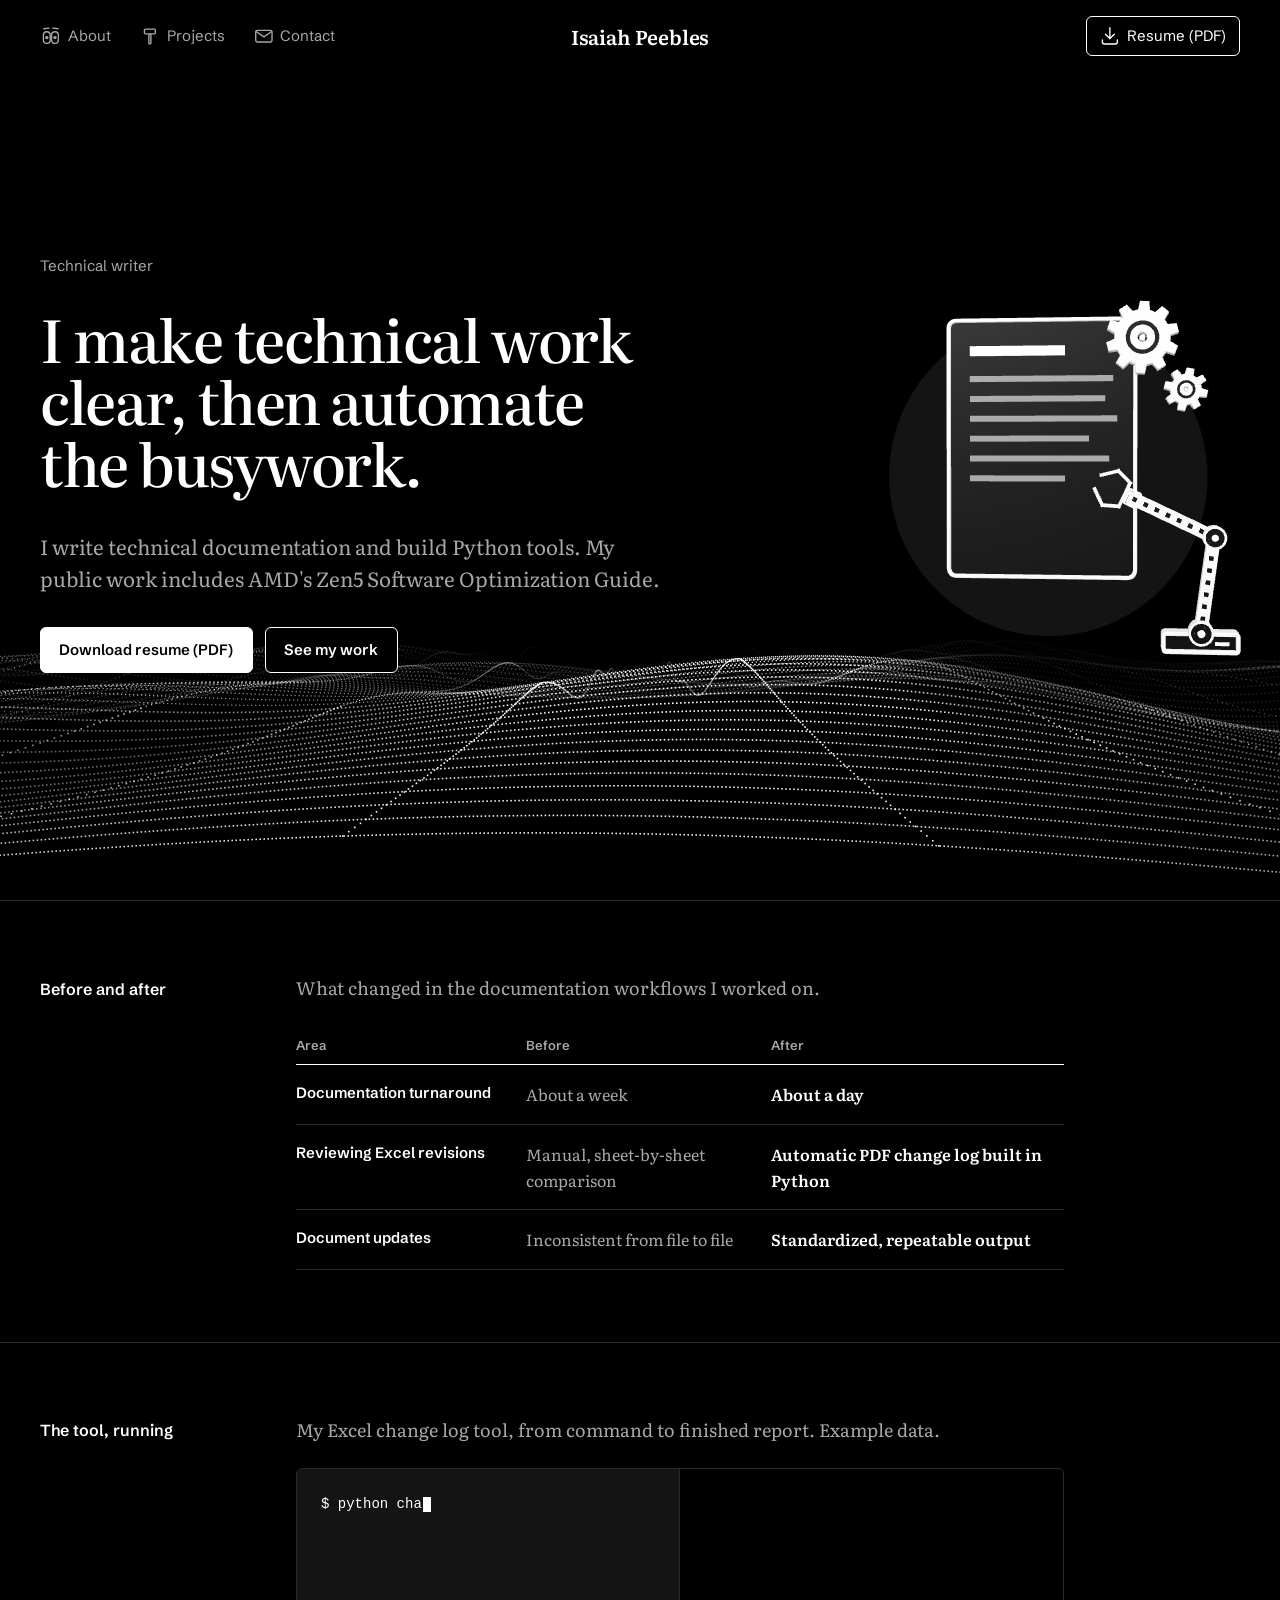
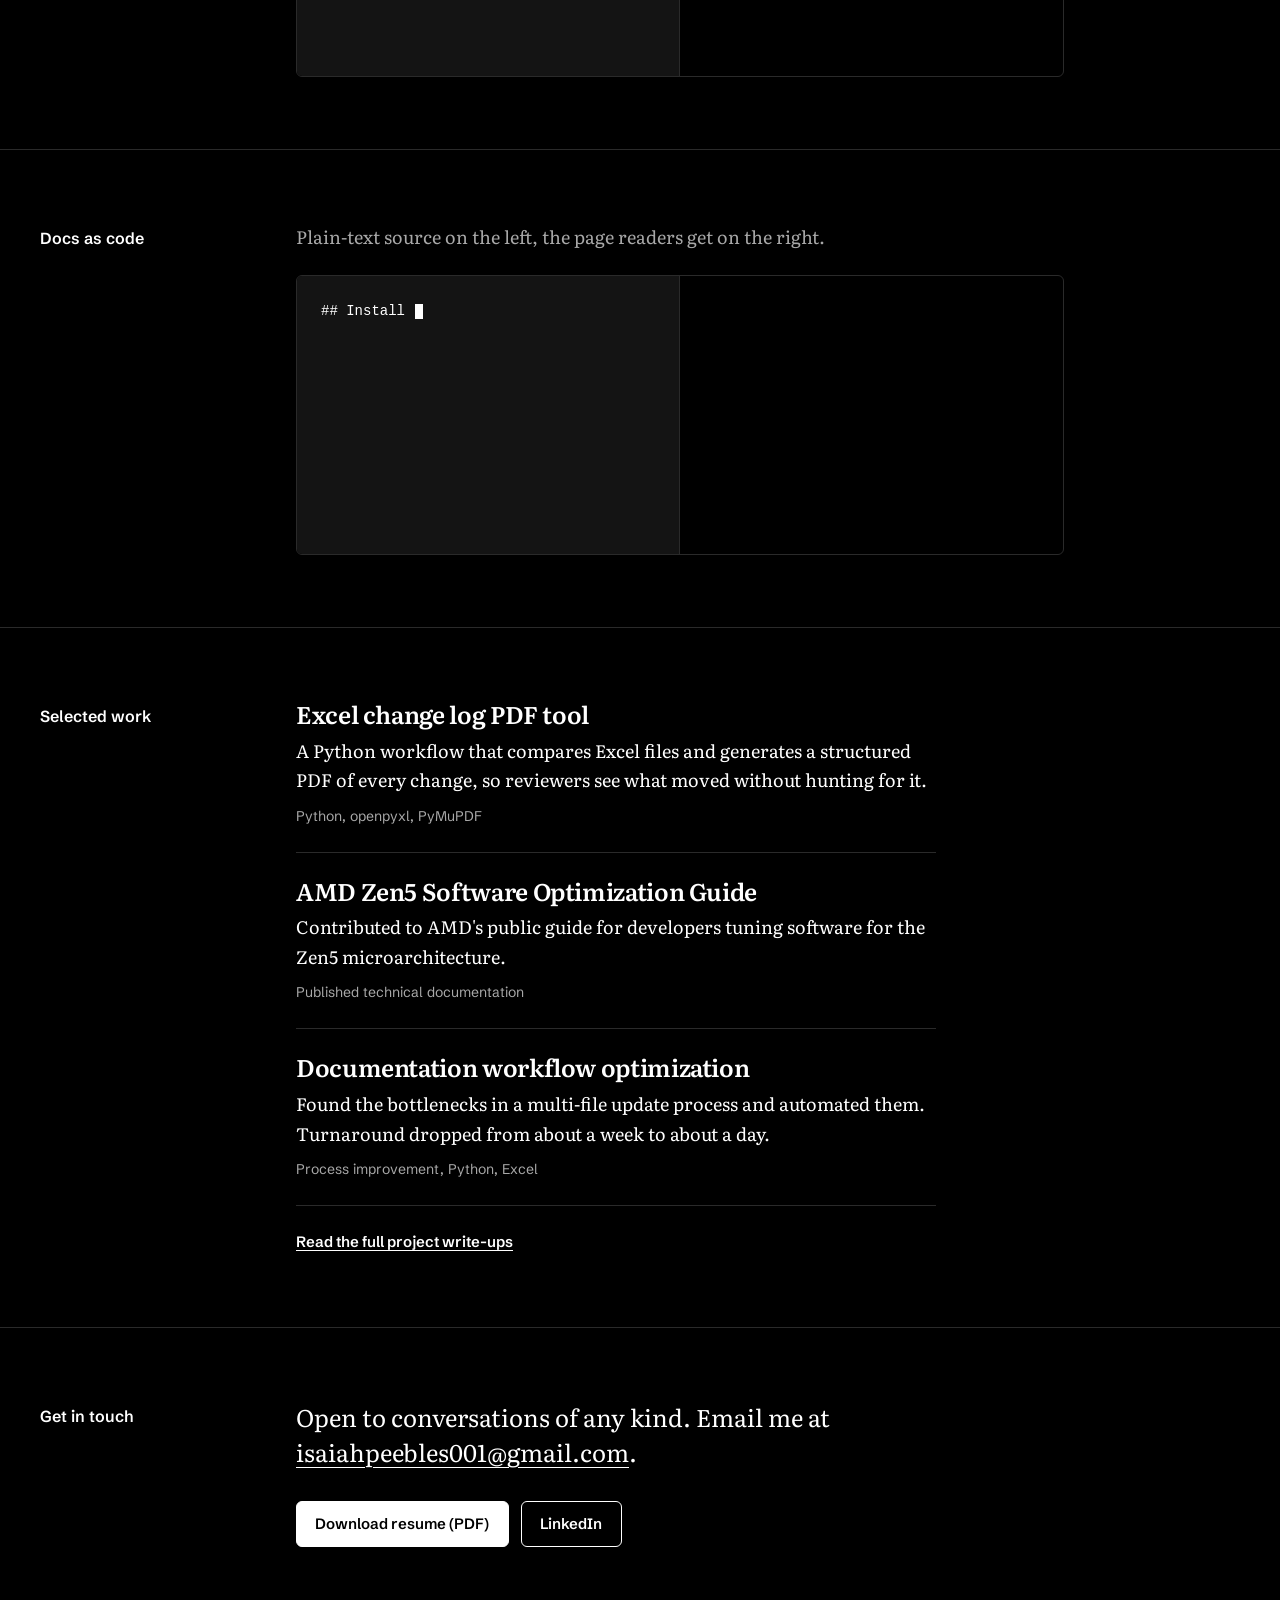
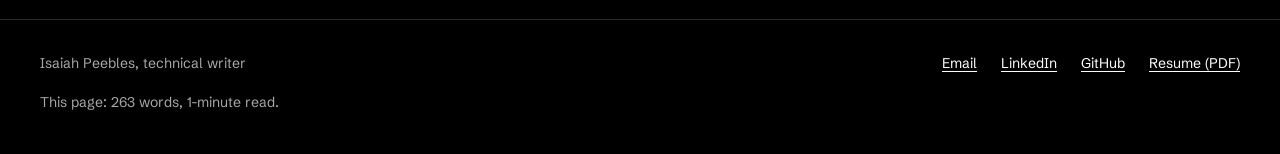
<file: index.html>
<!doctype html>
<html lang="en">
  <head>
    <meta charset="utf-8" />
    <meta name="viewport" content="width=device-width, initial-scale=1" />
    <meta name="color-scheme" content="dark" />
    <script>
      document.documentElement.classList.add("js");
      if (document.prerendering) {
        document.documentElement.classList.add("prerendering");
        document.addEventListener(
          "prerenderingchange",
          () => document.documentElement.classList.remove("prerendering"),
          { once: true }
        );
      }
    </script>
    <meta
      name="description"
      content="Isaiah Peebles is a technical writer who makes complex technical work easy to understand and builds automation that cuts documentation turnaround time."
    />
    <title>Isaiah Peebles | Technical Writer</title>
    <link
      rel="icon"
      href="data:image/svg+xml,%3Csvg xmlns='http://www.w3.org/2000/svg' viewBox='0 0 32 32'%3E%3Crect width='32' height='32' rx='6' fill='%23000'/%3E%3Ctext x='16' y='20' font-family='Georgia,serif' font-size='14' font-weight='700' fill='%23fff' text-anchor='middle'%3EIP%3C/text%3E%3Cpath d='M9 24h14' stroke='%23fff' stroke-width='2'/%3E%3C/svg%3E"
    />
    <link rel="preconnect" href="https://fonts.googleapis.com" />
    <link rel="preconnect" href="https://fonts.gstatic.com" crossorigin />
    <link
      href="https://fonts.googleapis.com/css2?family=Literata:ital,opsz,wght@0,7..72,400..700;1,7..72,400&family=Schibsted+Grotesk:wght@400..700&display=swap"
      rel="stylesheet"
    />
    <link rel="stylesheet" href="css/styles.css?v=20" />
    <script defer src="js/main.js?v=20"></script>
    <link rel="expect" href="#main" blocking="render" />
    <script type="speculationrules">
      {
        "prerender": [
          {
            "where": {
              "and": [
                { "href_matches": "/*" },
                { "not": { "href_matches": "/*.pdf" } }
              ]
            },
            "eagerness": "moderate"
          }
        ]
      }
    </script>
  </head>
  <body>
    <a class="skip-link" href="#main">Skip to content</a>

    <header class="site-header">
      <div class="container header-inner">
        <a class="brand" href="index.html">Isaiah Peebles</a>
        <nav class="site-nav" id="site-nav" aria-label="Primary">
          <a href="about.html">About</a>
          <a href="projects.html">Projects</a>
          <a href="contact.html">Contact</a>
          <a class="nav-resume" href="assets/resume.pdf" target="_blank" rel="noopener">Resume (PDF)</a>
        </nav>
        <button
          class="nav-toggle"
          type="button"
          aria-expanded="false"
          aria-controls="site-nav"
        >
          Menu
        </button>
      </div>
    </header>

    <main id="main">
      <section class="hero">
        <canvas class="hero-field" aria-hidden="true"></canvas>
        <div class="container hero-layout">
          <div class="hero-copy">
          <p class="hero-role">Technical writer</p>

          <h1 class="hero-title">I make technical work clear, then automate the busywork.</h1>

          <div class="hero-body">
            <p class="lead">
              I write technical documentation and build Python tools. My public
              work includes AMD's Zen5 Software Optimization Guide.
            </p>
            <div class="actions">
              <a class="button button-primary" href="assets/resume.pdf" target="_blank" rel="noopener">Download resume (PDF)</a>
              <a class="button button-secondary" href="projects.html">See my work</a>
            </div>
          </div>
          </div>

          <figure class="hero-art" aria-hidden="true">
            <svg viewBox="0 0 400 400" xmlns="http://www.w3.org/2000/svg" focusable="false">
              <circle class="art-backdrop" cx="200" cy="215" r="170" />
              <rect class="art-doc" x="105" y="55" width="190" height="260" rx="10" />
              <rect class="art-heading" x="128" y="82" width="96" height="10" rx="3" />
              <g class="art-wordy">
                <rect class="art-line art-line--wordy" style="--i: 0" x="128" y="112" width="144" height="6" rx="3" />
                <rect class="art-line art-line--wordy" style="--i: 1" x="128" y="132" width="136" height="6" rx="3" />
                <rect class="art-line art-line--wordy" style="--i: 2" x="128" y="152" width="148" height="6" rx="3" />
                <rect class="art-line art-line--wordy" style="--i: 3" x="128" y="172" width="120" height="6" rx="3" />
                <rect class="art-line art-line--wordy" style="--i: 4" x="128" y="192" width="140" height="6" rx="3" />
                <rect class="art-line art-line--wordy" style="--i: 5" x="128" y="212" width="96" height="6" rx="3" />
              </g>
              <g class="art-strikes">
                <rect class="art-strike" style="--i: 0" x="122" y="114" width="156" height="2" />
                <rect class="art-strike" style="--i: 1" x="122" y="134" width="148" height="2" />
                <rect class="art-strike" style="--i: 2" x="122" y="154" width="160" height="2" />
                <rect class="art-strike" style="--i: 3" x="122" y="174" width="132" height="2" />
                <rect class="art-strike" style="--i: 4" x="122" y="194" width="152" height="2" />
                <rect class="art-strike" style="--i: 5" x="122" y="214" width="108" height="2" />
              </g>
              <g class="art-clean">
                <rect class="art-line art-line--clean" style="--i: 0" x="128" y="112" width="112" height="6" rx="3" />
                <rect class="art-line art-line--clean" style="--i: 1" x="128" y="132" width="84" height="6" rx="3" />
                <rect class="art-line art-line--clean" style="--i: 2" x="128" y="152" width="100" height="6" rx="3" />
              </g>
              <path class="art-check" pathLength="1" d="M140 256 l12 12 l24 -26" />
              <g class="art-gear art-gear--big">
                <path class="gear-body" d="M324.61 73.62L333.81 74.38L333.81 81.62L324.61 82.38A25 25 0 0 1 322.49 88.93L322.49 88.93L329.48 94.94L325.22 100.80L317.34 96.01A25 25 0 0 1 311.77 100.06L311.77 100.06L313.89 109.03L307.00 111.27L303.44 102.76A25 25 0 0 1 296.56 102.76L296.56 102.76L293.00 111.27L286.11 109.03L288.23 100.06A25 25 0 0 1 282.66 96.01L282.66 96.01L274.78 100.80L270.52 94.94L277.51 88.93A25 25 0 0 1 275.39 82.38L275.39 82.38L266.19 81.62L266.19 74.38L275.39 73.62A25 25 0 0 1 277.51 67.07L277.51 67.07L270.52 61.06L274.78 55.20L282.66 59.99A25 25 0 0 1 288.23 55.94L288.23 55.94L286.11 46.97L293.00 44.73L296.56 53.24A25 25 0 0 1 303.44 53.24L303.44 53.24L307.00 44.73L313.89 46.97L311.77 55.94A25 25 0 0 1 317.34 59.99L317.34 59.99L325.22 55.20L329.48 61.06L322.49 67.07A25 25 0 0 1 324.61 73.62Z" />
                <circle class="gear-ring" cx="300" cy="78" r="14" />
                <circle class="gear-hole" cx="300" cy="78" r="5.5" />
              </g>
              <g class="art-gear art-gear--small">
                <path class="gear-body" d="M354.69 125.16L361.82 125.34L361.82 130.66L354.69 130.84A13 13 0 0 1 352.98 134.97L352.98 134.97L357.90 140.13L354.13 143.90L348.97 138.98A13 13 0 0 1 344.84 140.69L344.84 140.69L344.66 147.82L339.34 147.82L339.16 140.69A13 13 0 0 1 335.03 138.98L335.03 138.98L329.87 143.90L326.10 140.13L331.02 134.97A13 13 0 0 1 329.31 130.84L329.31 130.84L322.18 130.66L322.18 125.34L329.31 125.16A13 13 0 0 1 331.02 121.03L331.02 121.03L326.10 115.87L329.87 112.10L335.03 117.02A13 13 0 0 1 339.16 115.31L339.16 115.31L339.34 108.18L344.66 108.18L344.84 115.31A13 13 0 0 1 348.97 117.02L348.97 117.02L354.13 112.10L357.90 115.87L352.98 121.03A13 13 0 0 1 354.69 125.16Z" />
                <circle class="gear-ring gear-ring--small" cx="342" cy="128" r="7.5" />
                <circle class="gear-hole" cx="342" cy="128" r="3" />
              </g>
              <g class="art-arm" transform="translate(76 72) scale(0.82)">
                <rect class="arm-shape" x="296" y="350" width="88" height="24" rx="5" />
                <line class="arm-detail" x1="356" y1="362" x2="372" y2="362" />
                <g class="arm-upper">
                  <line class="arm-segment" x1="340" y1="350" x2="356" y2="240" />
                  <line class="arm-joints" x1="340" y1="350" x2="356" y2="240" />
                  <g class="arm-fore">
                    <line class="arm-segment" x1="356" y1="240" x2="252" y2="222" />
                    <line class="arm-joints" x1="356" y1="240" x2="252" y2="222" />
                    <g transform="translate(252 222) rotate(9.8)">
                      <path class="arm-tool" d="M-8 -15 V15 M-8 -15 L-26 -22 L-42 -9 M-8 15 L-26 22 L-42 9" />
                      <rect class="arm-joint" x="-6" y="-10" width="16" height="20" rx="2" />
                    </g>
                    <circle class="arm-joint" cx="356" cy="240" r="12" />
                    <circle class="arm-pin" cx="356" cy="240" r="4" />
                  </g>
                </g>
                <circle class="arm-joint" cx="340" cy="350" r="13" />
                <circle class="arm-pin" cx="340" cy="350" r="4.5" />
              </g>
            </svg>
            <canvas class="hero-art-3d"></canvas>
          </figure>
        </div>
      </section>

      <div class="pane-content">

      <section class="section" id="before-after" aria-labelledby="changes-title">
        <div class="container doc-row">
          <h2 class="side-head" id="changes-title">Before and after</h2>
          <div class="doc-body doc-body--wide">
            <p class="section-intro">
              What changed in the documentation workflows I worked on.
            </p>
            <table class="changelog">
              <thead>
                <tr>
                  <th scope="col">Area</th>
                  <th scope="col">Before</th>
                  <th scope="col">After</th>
                </tr>
              </thead>
              <tbody>
                <tr>
                  <th scope="row">Documentation turnaround</th>
                  <td data-label="Before">About a week</td>
                  <td data-label="After"><ins>About a day</ins></td>
                </tr>
                <tr>
                  <th scope="row">Reviewing Excel revisions</th>
                  <td data-label="Before">Manual, sheet-by-sheet comparison</td>
                  <td data-label="After"><ins>Automatic PDF change log built in Python</ins></td>
                </tr>
                <tr>
                  <th scope="row">Document updates</th>
                  <td data-label="Before">Inconsistent from file to file</td>
                  <td data-label="After"><ins>Standardized, repeatable output</ins></td>
                </tr>
              </tbody>
            </table>
          </div>
        </div>
      </section>

      <section class="section" aria-labelledby="tool-title">
        <div class="container doc-row">
          <h2 class="side-head" id="tool-title">The tool, running</h2>
          <div class="doc-body doc-body--wide">
            <p class="section-intro">My Excel change log tool, from command to finished report. Example data.</p>
            <div class="demo" data-demo>
              <div class="demo-pane demo-code">
                <pre><code><span class="line" data-type>$ python changelog.py spec_v1.xlsx spec_v2.xlsx</span>
<span class="line">Comparing 14 sheets...</span>
<span class="line">37 changes found</span>
<span class="line">Saved changelog.pdf</span></code></pre>
              </div>
              <div class="demo-pane demo-doc">
                <p class="doc-title">Change log: spec_v2.xlsx</p>
                <p class="doc-meta">37 changes across 6 sheets</p>
                <ul class="doc-list">
                  <li><b>Timing</b>, row 14: latency <del>4</del> <ins>5</ins> cycles</li>
                  <li><b>Parameters</b>, row 32: default <del>Off</del> <ins>On</ins></li>
                  <li><b>Notes</b>, row 7: description rewritten</li>
                </ul>
              </div>
            </div>
          </div>
        </div>
      </section>

      <section class="section" aria-labelledby="md-title">
        <div class="container doc-row">
          <h2 class="side-head" id="md-title">Docs as code</h2>
          <div class="doc-body doc-body--wide">
            <p class="section-intro">Plain-text source on the left, the page readers get on the right.</p>
            <div class="demo" data-demo>
              <div class="demo-pane demo-code">
                <pre><code><span class="line" data-type>## Install the tool</span>
<span class="line"> </span>
<span class="line">Run the setup script once:</span>
<span class="line"> </span>
<span class="line">`python setup.py`</span>
<span class="line"> </span>
<span class="line">- Works with Excel 2016 and later</span>
<span class="line">- Saves each report as a PDF</span></code></pre>
              </div>
              <div class="demo-pane demo-doc">
                <p class="doc-title">Install the tool</p>
                <p>Run the setup script once:</p>
                <p><code>python setup.py</code></p>
                <ul class="doc-bullets">
                  <li>Works with Excel 2016 and later</li>
                  <li>Saves each report as a PDF</li>
                </ul>
              </div>
            </div>
          </div>
        </div>
      </section>

      <section class="section" aria-labelledby="work-title">
        <div class="container doc-row">
          <h2 class="side-head" id="work-title">Selected work</h2>
          <div class="doc-body">
            <ul class="work-list">
              <li>
                <h3><a href="projects.html#changelog-tool">Excel change log PDF tool</a></h3>
                <p>A Python workflow that compares Excel files and generates a structured PDF of every change, so reviewers see what moved without hunting for it.</p>
                <p class="work-meta">Python, openpyxl, PyMuPDF</p>
              </li>
              <li>
                <h3><a href="projects.html#amd-zen5">AMD Zen5 Software Optimization Guide</a></h3>
                <p>Contributed to AMD's public guide for developers tuning software for the Zen5 microarchitecture.</p>
                <p class="work-meta">Published technical documentation</p>
              </li>
              <li>
                <h3><a href="projects.html#workflow-optimization">Documentation workflow optimization</a></h3>
                <p>Found the bottlenecks in a multi-file update process and automated them. Turnaround dropped from about a week to about a day.</p>
                <p class="work-meta">Process improvement, Python, Excel</p>
              </li>
            </ul>
            <p class="more-link"><a href="projects.html">Read the full project write-ups</a></p>
          </div>
        </div>
      </section>

      <section class="section" aria-labelledby="contact-title">
        <div class="container doc-row">
          <h2 class="side-head" id="contact-title">Get in touch</h2>
          <div class="doc-body">
            <p class="closing-line">
              Open to conversations of any kind. Email me at
              <a href="mailto:isaiahpeebles001@gmail.com">isaiahpeebles001@gmail.com</a>.
            </p>
            <div class="actions">
              <a class="button button-primary" href="assets/resume.pdf" target="_blank" rel="noopener">Download resume (PDF)</a>
              <a class="button button-secondary" href="https://www.linkedin.com/in/isaiahpeebles/" target="_blank" rel="noopener">LinkedIn</a>
            </div>
          </div>
        </div>
      </section>
      </div>
    </main>

    <footer class="site-footer">
      <div class="container footer-inner">
        <p>Isaiah Peebles, technical writer</p>
        <ul class="footer-links">
          <li><a href="mailto:isaiahpeebles001@gmail.com">Email</a></li>
          <li><a href="https://www.linkedin.com/in/isaiahpeebles/" target="_blank" rel="noopener">LinkedIn</a></li>
          <li><a href="https://github.com/IsaiahPeebles" target="_blank" rel="noopener">GitHub</a></li>
          <li><a href="assets/resume.pdf" target="_blank" rel="noopener">Resume (PDF)</a></li>
        </ul>
        <p class="colophon" data-colophon></p>
      </div>
    </footer>
  </body>
</html>
</file>
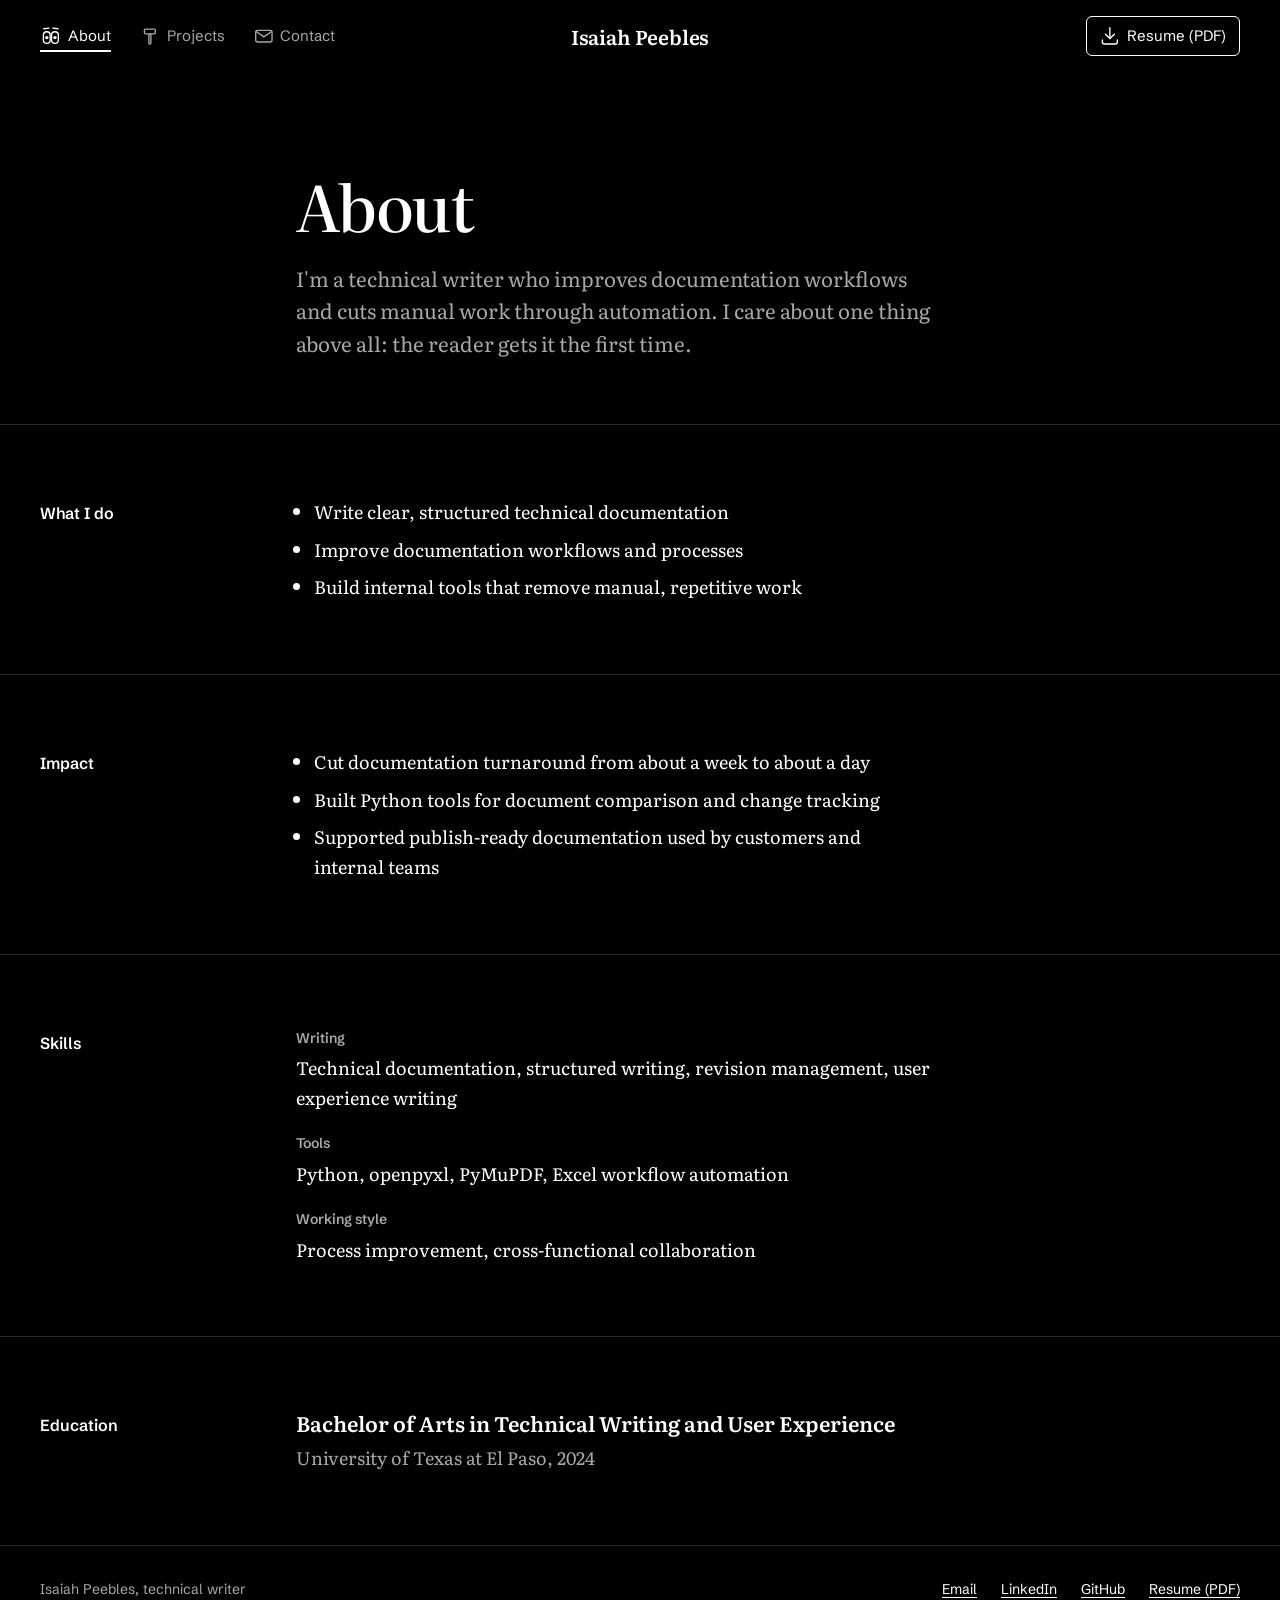
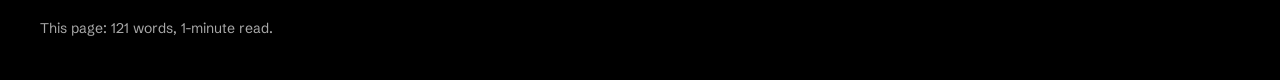
<file: about.html>
<!doctype html>
<html lang="en">
  <head>
    <meta charset="utf-8" />
    <meta name="viewport" content="width=device-width, initial-scale=1" />
    <meta name="color-scheme" content="dark" />
    <script>
      document.documentElement.classList.add("js");
      if (document.prerendering) {
        document.documentElement.classList.add("prerendering");
        document.addEventListener(
          "prerenderingchange",
          () => document.documentElement.classList.remove("prerendering"),
          { once: true }
        );
      }
    </script>
    <meta
      name="description"
      content="About Isaiah Peebles: technical writer focused on documentation, workflow improvement, and automation."
    />
    <title>About | Isaiah Peebles</title>
    <link
      rel="icon"
      href="data:image/svg+xml,%3Csvg xmlns='http://www.w3.org/2000/svg' viewBox='0 0 32 32'%3E%3Crect width='32' height='32' rx='6' fill='%23000'/%3E%3Ctext x='16' y='20' font-family='Georgia,serif' font-size='14' font-weight='700' fill='%23fff' text-anchor='middle'%3EIP%3C/text%3E%3Cpath d='M9 24h14' stroke='%23fff' stroke-width='2'/%3E%3C/svg%3E"
    />
    <link rel="preconnect" href="https://fonts.googleapis.com" />
    <link rel="preconnect" href="https://fonts.gstatic.com" crossorigin />
    <link
      href="https://fonts.googleapis.com/css2?family=Literata:ital,opsz,wght@0,7..72,400..700;1,7..72,400&family=Schibsted+Grotesk:wght@400..700&display=swap"
      rel="stylesheet"
    />
    <link rel="stylesheet" href="css/styles.css?v=20" />
    <script defer src="js/main.js?v=20"></script>
    <link rel="expect" href="#main" blocking="render" />
    <script type="speculationrules">
      {
        "prerender": [
          {
            "where": {
              "and": [
                { "href_matches": "/*" },
                { "not": { "href_matches": "/*.pdf" } }
              ]
            },
            "eagerness": "moderate"
          }
        ]
      }
    </script>
  </head>
  <body>
    <a class="skip-link" href="#main">Skip to content</a>

    <header class="site-header">
      <div class="container header-inner">
        <a class="brand" href="index.html">Isaiah Peebles</a>
        <nav class="site-nav" id="site-nav" aria-label="Primary">
          <a href="about.html" aria-current="page">About<span class="nav-marker" aria-hidden="true"></span></a>
          <a href="projects.html">Projects</a>
          <a href="contact.html">Contact</a>
          <a class="nav-resume" href="assets/resume.pdf" target="_blank" rel="noopener">Resume (PDF)</a>
        </nav>
        <button
          class="nav-toggle"
          type="button"
          aria-expanded="false"
          aria-controls="site-nav"
        >
          Menu
        </button>
      </div>
    </header>

    <main id="main">
      <section class="page-intro">
        <div class="container doc-row">
          <div class="doc-body doc-body--offset">
            <h1>About</h1>
            <p class="lead">
              I'm a technical writer who improves documentation workflows and
              cuts manual work through automation. I care about one thing above all: the reader gets it the first time.
            </p>
          </div>
        </div>
      </section>

      <div class="pane-content">

      <section class="section" aria-labelledby="do-title">
        <div class="container doc-row">
          <h2 class="side-head" id="do-title">What I do</h2>
          <div class="doc-body">
            <ul class="plain-list">
              <li>Write clear, structured technical documentation</li>
              <li>Improve documentation workflows and processes</li>
              <li>Build internal tools that remove manual, repetitive work</li>
            </ul>
          </div>
        </div>
      </section>

      <section class="section" aria-labelledby="impact-title">
        <div class="container doc-row">
          <h2 class="side-head" id="impact-title">Impact</h2>
          <div class="doc-body">
            <ul class="plain-list">
              <li>Cut documentation turnaround from about a week to about a day</li>
              <li>Built Python tools for document comparison and change tracking</li>
              <li>Supported publish-ready documentation used by customers and internal teams</li>
            </ul>
          </div>
        </div>
      </section>

      <section class="section" aria-labelledby="skills-title">
        <div class="container doc-row">
          <h2 class="side-head" id="skills-title">Skills</h2>
          <div class="doc-body">
            <dl class="skill-list">
              <div>
                <dt>Writing</dt>
                <dd>Technical documentation, structured writing, revision management, user experience writing</dd>
              </div>
              <div>
                <dt>Tools</dt>
                <dd>Python, openpyxl, PyMuPDF, Excel workflow automation</dd>
              </div>
              <div>
                <dt>Working style</dt>
                <dd>Process improvement, cross-functional collaboration</dd>
              </div>
            </dl>
          </div>
        </div>
      </section>

      <section class="section" aria-labelledby="edu-title">
        <div class="container doc-row">
          <h2 class="side-head" id="edu-title">Education</h2>
          <div class="doc-body">
            <p class="edu-degree">Bachelor of Arts in Technical Writing and User Experience</p>
            <p class="edu-school">University of Texas at El Paso, 2024</p>
          </div>
        </div>
      </section>
      </div>
    </main>

    <footer class="site-footer">
      <div class="container footer-inner">
        <p>Isaiah Peebles, technical writer</p>
        <ul class="footer-links">
          <li><a href="mailto:isaiahpeebles001@gmail.com">Email</a></li>
          <li><a href="https://www.linkedin.com/in/isaiahpeebles/" target="_blank" rel="noopener">LinkedIn</a></li>
          <li><a href="https://github.com/IsaiahPeebles" target="_blank" rel="noopener">GitHub</a></li>
          <li><a href="assets/resume.pdf" target="_blank" rel="noopener">Resume (PDF)</a></li>
        </ul>
        <p class="colophon" data-colophon></p>
      </div>
    </footer>
  </body>
</html>
</file>
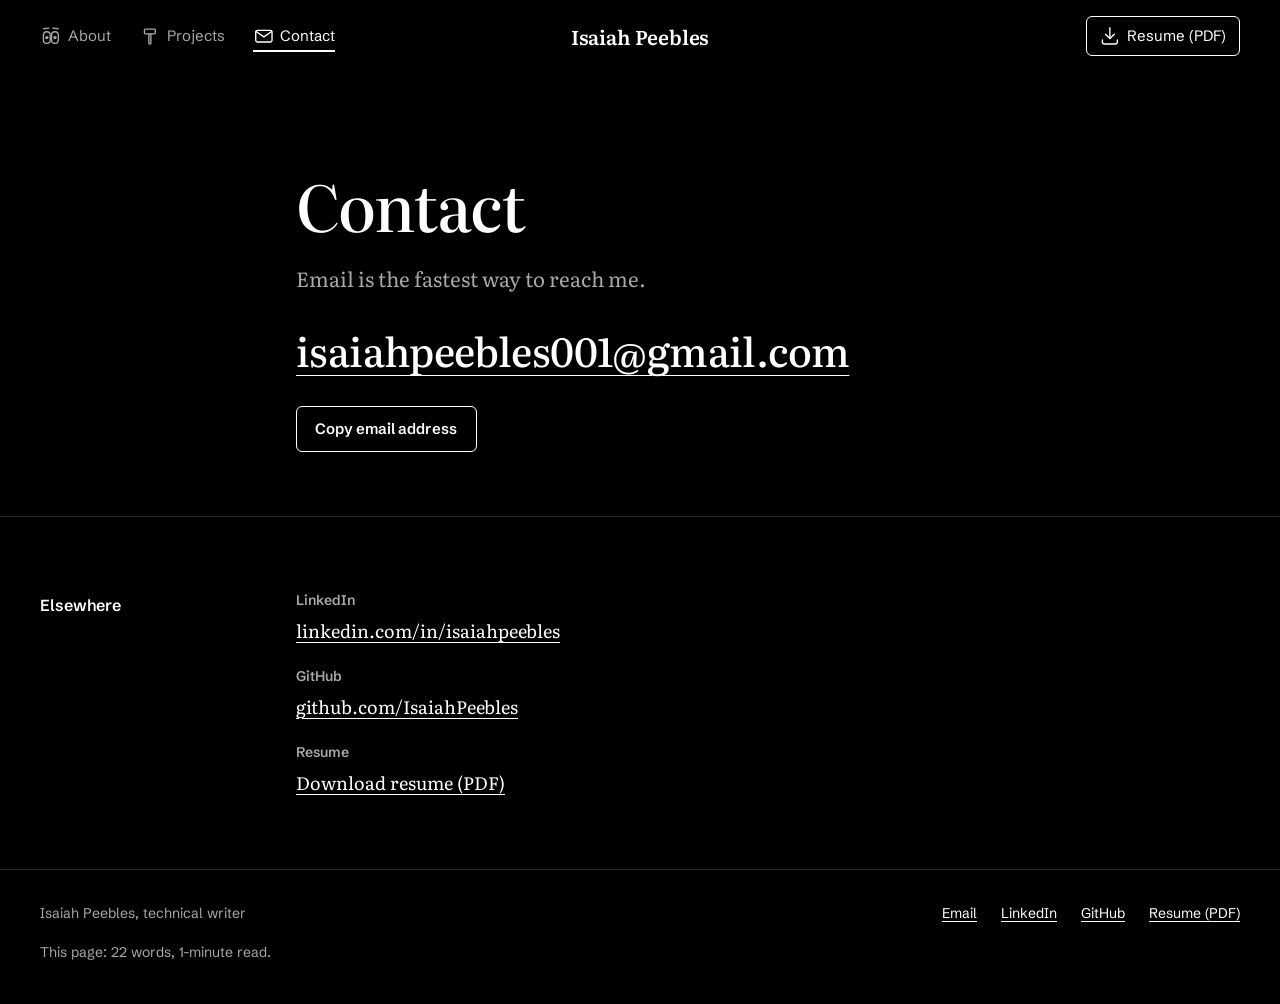
<file: contact.html>
<!doctype html>
<html lang="en">
  <head>
    <meta charset="utf-8" />
    <meta name="viewport" content="width=device-width, initial-scale=1" />
    <meta name="color-scheme" content="dark" />
    <script>
      document.documentElement.classList.add("js");
      if (document.prerendering) {
        document.documentElement.classList.add("prerendering");
        document.addEventListener(
          "prerenderingchange",
          () => document.documentElement.classList.remove("prerendering"),
          { once: true }
        );
      }
    </script>
    <meta
      name="description"
      content="Contact Isaiah Peebles by email or LinkedIn about technical writing roles and documentation work."
    />
    <title>Contact | Isaiah Peebles</title>
    <link
      rel="icon"
      href="data:image/svg+xml,%3Csvg xmlns='http://www.w3.org/2000/svg' viewBox='0 0 32 32'%3E%3Crect width='32' height='32' rx='6' fill='%23000'/%3E%3Ctext x='16' y='20' font-family='Georgia,serif' font-size='14' font-weight='700' fill='%23fff' text-anchor='middle'%3EIP%3C/text%3E%3Cpath d='M9 24h14' stroke='%23fff' stroke-width='2'/%3E%3C/svg%3E"
    />
    <link rel="preconnect" href="https://fonts.googleapis.com" />
    <link rel="preconnect" href="https://fonts.gstatic.com" crossorigin />
    <link
      href="https://fonts.googleapis.com/css2?family=Literata:ital,opsz,wght@0,7..72,400..700;1,7..72,400&family=Schibsted+Grotesk:wght@400..700&display=swap"
      rel="stylesheet"
    />
    <link rel="stylesheet" href="css/styles.css?v=20" />
    <script defer src="js/main.js?v=20"></script>
    <link rel="expect" href="#main" blocking="render" />
    <script type="speculationrules">
      {
        "prerender": [
          {
            "where": {
              "and": [
                { "href_matches": "/*" },
                { "not": { "href_matches": "/*.pdf" } }
              ]
            },
            "eagerness": "moderate"
          }
        ]
      }
    </script>
  </head>
  <body>
    <a class="skip-link" href="#main">Skip to content</a>

    <header class="site-header">
      <div class="container header-inner">
        <a class="brand" href="index.html">Isaiah Peebles</a>
        <nav class="site-nav" id="site-nav" aria-label="Primary">
          <a href="about.html">About</a>
          <a href="projects.html">Projects</a>
          <a href="contact.html" aria-current="page">Contact<span class="nav-marker" aria-hidden="true"></span></a>
          <a class="nav-resume" href="assets/resume.pdf" target="_blank" rel="noopener">Resume (PDF)</a>
        </nav>
        <button
          class="nav-toggle"
          type="button"
          aria-expanded="false"
          aria-controls="site-nav"
        >
          Menu
        </button>
      </div>
    </header>

    <main id="main">
      <section class="page-intro">
        <div class="container doc-row">
          <div class="doc-body doc-body--offset">
            <h1>Contact</h1>
            <p class="lead">Email is the fastest way to reach me.</p>
            <p class="email-line">
              <a href="mailto:isaiahpeebles001@gmail.com">isaiahpeebles001@gmail.com</a>
            </p>
            <div class="actions">
              <button class="button button-secondary copy-email" type="button" data-copy="isaiahpeebles001@gmail.com">Copy email address</button>
              <p class="copy-status" role="status"></p>
            </div>
          </div>
        </div>
      </section>

      <div class="pane-content">

      <section class="section" aria-labelledby="elsewhere-title">
        <div class="container doc-row">
          <h2 class="side-head" id="elsewhere-title">Elsewhere</h2>
          <div class="doc-body">
            <dl class="skill-list">
              <div>
                <dt>LinkedIn</dt>
                <dd><a href="https://www.linkedin.com/in/isaiahpeebles/" target="_blank" rel="noopener">linkedin.com/in/isaiahpeebles</a></dd>
              </div>
              <div>
                <dt>GitHub</dt>
                <dd><a href="https://github.com/IsaiahPeebles" target="_blank" rel="noopener">github.com/IsaiahPeebles</a></dd>
              </div>
              <div>
                <dt>Resume</dt>
                <dd><a href="assets/resume.pdf" target="_blank" rel="noopener">Download resume (PDF)</a></dd>
              </div>
            </dl>
          </div>
        </div>
      </section>
      </div>
    </main>

    <footer class="site-footer">
      <div class="container footer-inner">
        <p>Isaiah Peebles, technical writer</p>
        <ul class="footer-links">
          <li><a href="mailto:isaiahpeebles001@gmail.com">Email</a></li>
          <li><a href="https://www.linkedin.com/in/isaiahpeebles/" target="_blank" rel="noopener">LinkedIn</a></li>
          <li><a href="https://github.com/IsaiahPeebles" target="_blank" rel="noopener">GitHub</a></li>
          <li><a href="assets/resume.pdf" target="_blank" rel="noopener">Resume (PDF)</a></li>
        </ul>
        <p class="colophon" data-colophon></p>
      </div>
    </footer>
  </body>
</html>
</file>
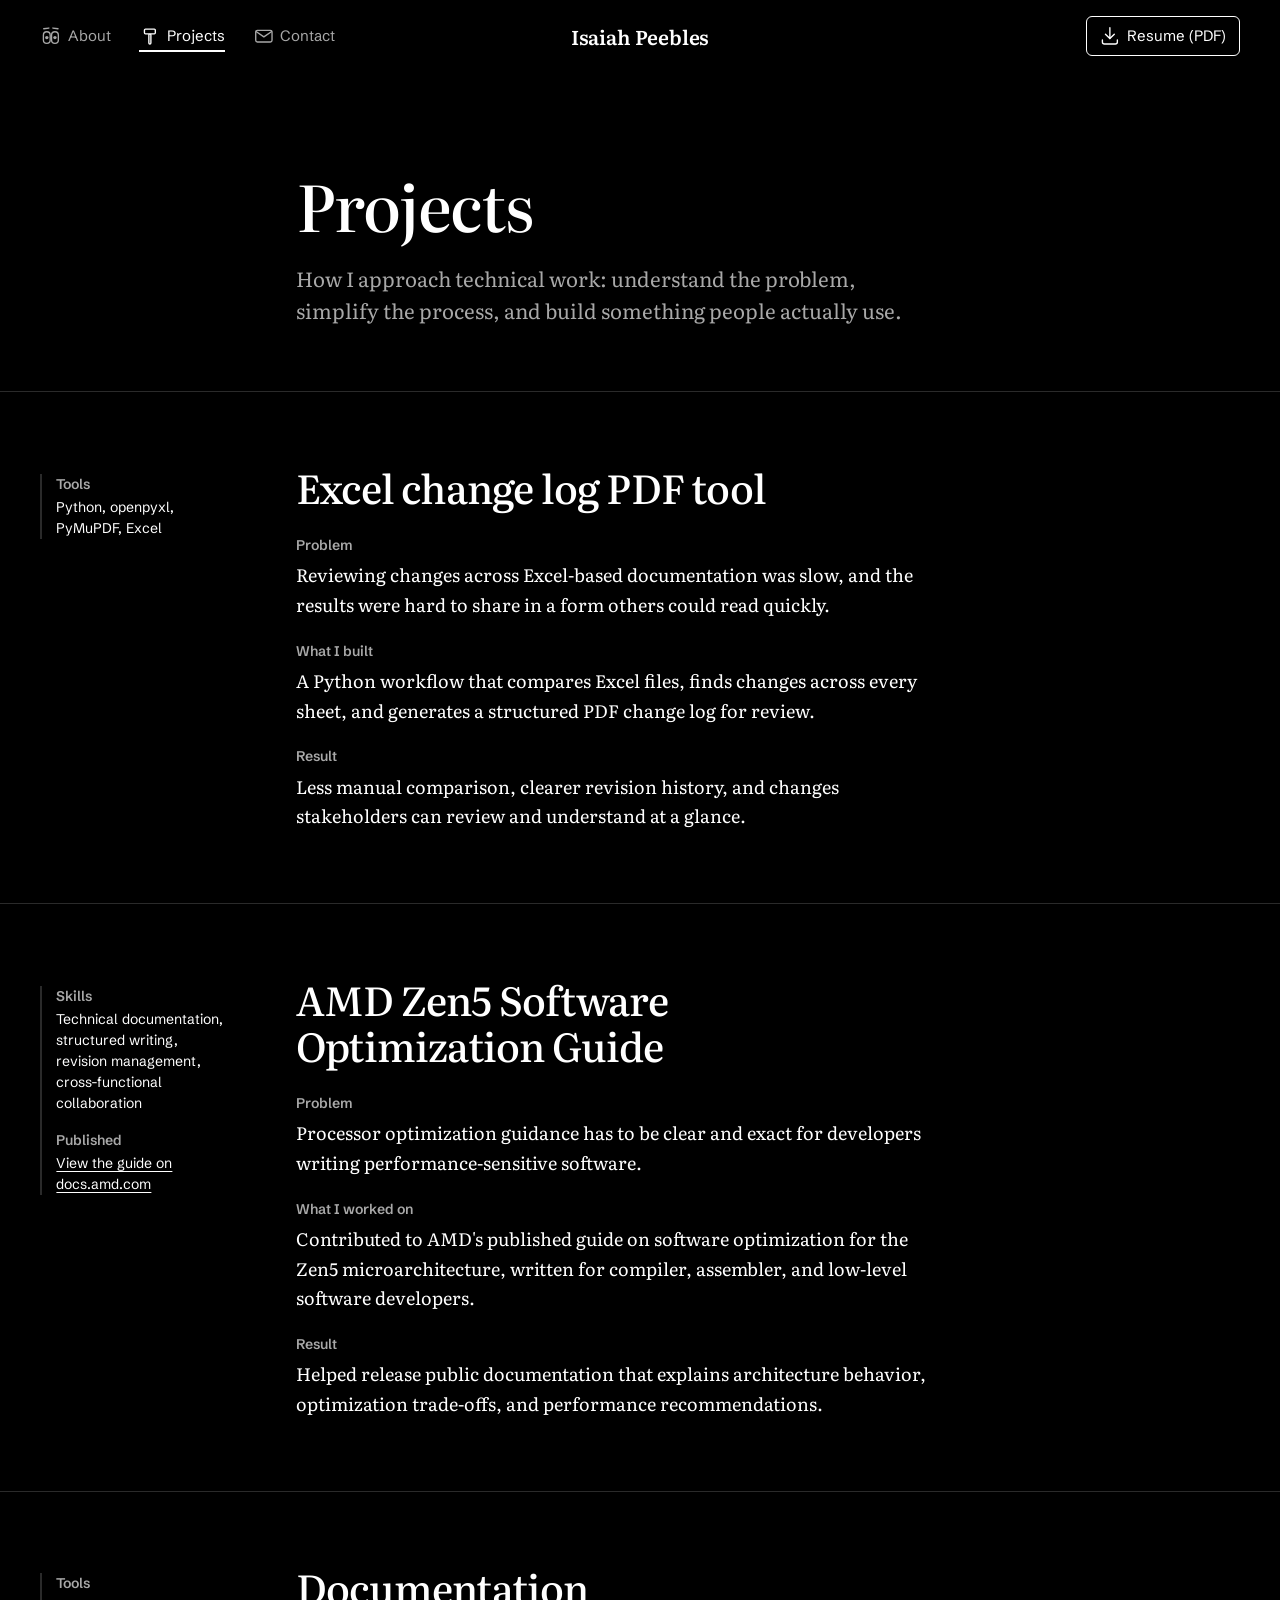
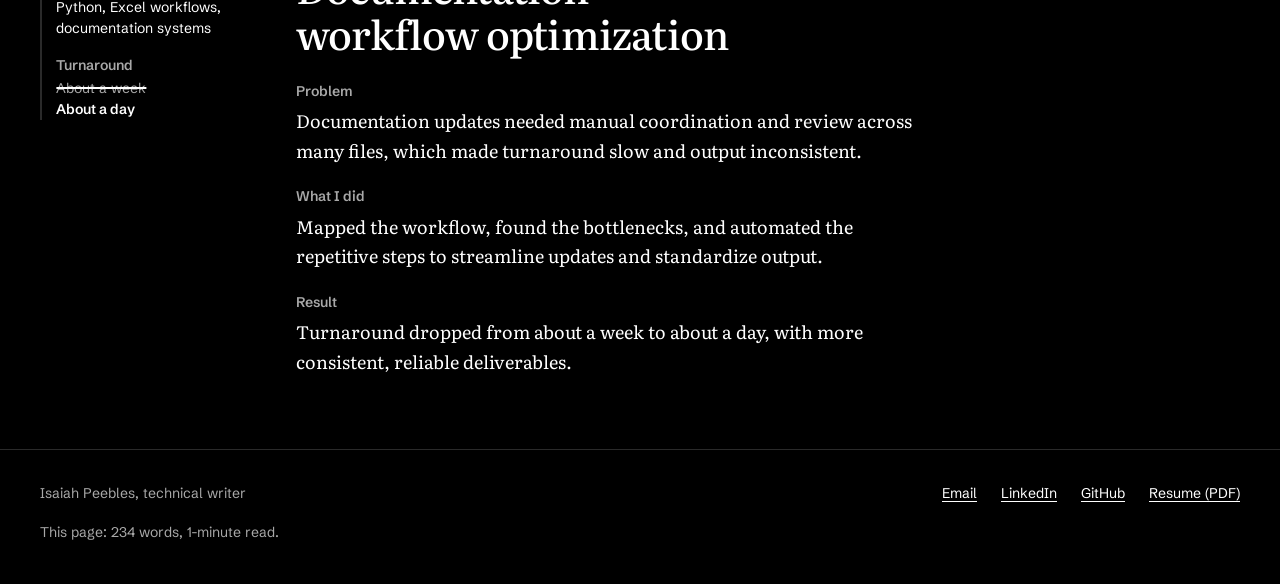
<file: projects.html>
<!doctype html>
<html lang="en">
  <head>
    <meta charset="utf-8" />
    <meta name="viewport" content="width=device-width, initial-scale=1" />
    <meta name="color-scheme" content="dark" />
    <script>
      document.documentElement.classList.add("js");
      if (document.prerendering) {
        document.documentElement.classList.add("prerendering");
        document.addEventListener(
          "prerenderingchange",
          () => document.documentElement.classList.remove("prerendering"),
          { once: true }
        );
      }
    </script>
    <meta
      name="description"
      content="Project work by Isaiah Peebles: documentation, automation, and practical technical problem-solving."
    />
    <title>Projects | Isaiah Peebles</title>
    <link
      rel="icon"
      href="data:image/svg+xml,%3Csvg xmlns='http://www.w3.org/2000/svg' viewBox='0 0 32 32'%3E%3Crect width='32' height='32' rx='6' fill='%23000'/%3E%3Ctext x='16' y='20' font-family='Georgia,serif' font-size='14' font-weight='700' fill='%23fff' text-anchor='middle'%3EIP%3C/text%3E%3Cpath d='M9 24h14' stroke='%23fff' stroke-width='2'/%3E%3C/svg%3E"
    />
    <link rel="preconnect" href="https://fonts.googleapis.com" />
    <link rel="preconnect" href="https://fonts.gstatic.com" crossorigin />
    <link
      href="https://fonts.googleapis.com/css2?family=Literata:ital,opsz,wght@0,7..72,400..700;1,7..72,400&family=Schibsted+Grotesk:wght@400..700&display=swap"
      rel="stylesheet"
    />
    <link rel="stylesheet" href="css/styles.css?v=20" />
    <script defer src="js/main.js?v=20"></script>
    <link rel="expect" href="#main" blocking="render" />
    <script type="speculationrules">
      {
        "prerender": [
          {
            "where": {
              "and": [
                { "href_matches": "/*" },
                { "not": { "href_matches": "/*.pdf" } }
              ]
            },
            "eagerness": "moderate"
          }
        ]
      }
    </script>
  </head>
  <body>
    <a class="skip-link" href="#main">Skip to content</a>

    <header class="site-header">
      <div class="container header-inner">
        <a class="brand" href="index.html">Isaiah Peebles</a>
        <nav class="site-nav" id="site-nav" aria-label="Primary">
          <a href="about.html">About</a>
          <a href="projects.html" aria-current="page">Projects<span class="nav-marker" aria-hidden="true"></span></a>
          <a href="contact.html">Contact</a>
          <a class="nav-resume" href="assets/resume.pdf" target="_blank" rel="noopener">Resume (PDF)</a>
        </nav>
        <button
          class="nav-toggle"
          type="button"
          aria-expanded="false"
          aria-controls="site-nav"
        >
          Menu
        </button>
      </div>
    </header>

    <main id="main">
      <section class="page-intro">
        <div class="container doc-row">
          <div class="doc-body doc-body--offset">
            <h1>Projects</h1>
            <p class="lead">
              How I approach technical work: understand the problem, simplify
              the process, and build something people actually use.
            </p>
          </div>
        </div>
      </section>

      <div class="pane-content">

      <article class="section project" id="changelog-tool" aria-labelledby="p1-title">
        <div class="container doc-row">
          <aside class="side-notes" aria-label="Project details">
            <dl>
              <dt>Tools</dt>
              <dd>Python, openpyxl, PyMuPDF, Excel</dd>
            </dl>
          </aside>
          <div class="doc-body">
            <h2 id="p1-title">Excel change log PDF tool</h2>
            <dl class="project-facts">
              <div>
                <dt>Problem</dt>
                <dd>Reviewing changes across Excel-based documentation was slow, and the results were hard to share in a form others could read quickly.</dd>
              </div>
              <div>
                <dt>What I built</dt>
                <dd>A Python workflow that compares Excel files, finds changes across every sheet, and generates a structured PDF change log for review.</dd>
              </div>
              <div>
                <dt>Result</dt>
                <dd>Less manual comparison, clearer revision history, and changes stakeholders can review and understand at a glance.</dd>
              </div>
            </dl>
          </div>
        </div>
      </article>

      <article class="section project" id="amd-zen5" aria-labelledby="p2-title">
        <div class="container doc-row">
          <aside class="side-notes" aria-label="Project details">
            <dl>
              <dt>Skills</dt>
              <dd>Technical documentation, structured writing, revision management, cross-functional collaboration</dd>
              <dt>Published</dt>
              <dd><a href="https://docs.amd.com/search/all?query=58455&amp;content-lang=en-US" target="_blank" rel="noopener">View the guide on docs.amd.com</a></dd>
            </dl>
          </aside>
          <div class="doc-body">
            <h2 id="p2-title">AMD Zen5 Software Optimization Guide</h2>
            <dl class="project-facts">
              <div>
                <dt>Problem</dt>
                <dd>Processor optimization guidance has to be clear and exact for developers writing performance-sensitive software.</dd>
              </div>
              <div>
                <dt>What I worked on</dt>
                <dd>Contributed to AMD's published guide on software optimization for the Zen5 microarchitecture, written for compiler, assembler, and low-level software developers.</dd>
              </div>
              <div>
                <dt>Result</dt>
                <dd>Helped release public documentation that explains architecture behavior, optimization trade-offs, and performance recommendations.</dd>
              </div>
            </dl>
          </div>
        </div>
      </article>

      <article class="section project" id="workflow-optimization" aria-labelledby="p3-title">
        <div class="container doc-row">
          <aside class="side-notes" aria-label="Project details">
            <dl>
              <dt>Tools</dt>
              <dd>Python, Excel workflows, documentation systems</dd>
              <dt>Turnaround</dt>
              <dd><del>About a week</del> <ins>About a day</ins></dd>
            </dl>
          </aside>
          <div class="doc-body">
            <h2 id="p3-title">Documentation workflow optimization</h2>
            <dl class="project-facts">
              <div>
                <dt>Problem</dt>
                <dd>Documentation updates needed manual coordination and review across many files, which made turnaround slow and output inconsistent.</dd>
              </div>
              <div>
                <dt>What I did</dt>
                <dd>Mapped the workflow, found the bottlenecks, and automated the repetitive steps to streamline updates and standardize output.</dd>
              </div>
              <div>
                <dt>Result</dt>
                <dd>Turnaround dropped from about a week to about a day, with more consistent, reliable deliverables.</dd>
              </div>
            </dl>
          </div>
        </div>
      </article>
      </div>
    </main>

    <footer class="site-footer">
      <div class="container footer-inner">
        <p>Isaiah Peebles, technical writer</p>
        <ul class="footer-links">
          <li><a href="mailto:isaiahpeebles001@gmail.com">Email</a></li>
          <li><a href="https://www.linkedin.com/in/isaiahpeebles/" target="_blank" rel="noopener">LinkedIn</a></li>
          <li><a href="https://github.com/IsaiahPeebles" target="_blank" rel="noopener">GitHub</a></li>
          <li><a href="assets/resume.pdf" target="_blank" rel="noopener">Resume (PDF)</a></li>
        </ul>
        <p class="colophon" data-colophon></p>
      </div>
    </footer>
  </body>
</html>
</file>
<file: css/styles.css>
/* ---------- Tokens ---------- */
/* Black background, white type */
:root {
  --bg: #000000;
  --text: #ffffff;
  --muted: #a8a8a8;
  --rule: #2a2a2a;
  --wash: #141414;

  color-scheme: dark;

  --serif: "Literata", Georgia, "Times New Roman", serif;
  --sans: "Schibsted Grotesk", system-ui, -apple-system, "Segoe UI", sans-serif;

  --container: 84rem;
  --gutter: clamp(1rem, 4vw, 2.5rem);
  --side: 12rem;
  --measure: 40rem;
  --radius: 6px;
}

/* ---------- Base ---------- */
*,
*::before,
*::after {
  box-sizing: border-box;
}

html {
  -webkit-text-size-adjust: 100%;
  /* 16px on laptops; grows on bigger screens, limited by both width and
     height so ultrawide monitors don't get oversized text (max 22px) */
  font-size: clamp(100%, min(62.5% + 0.42vw, 1.7vh), 137.5%);
}

body {
  margin: 0;
  background: var(--bg);
  color: var(--text);
  font-family: var(--serif);
  font-size: 1.125rem;
  line-height: 1.65;
  font-optical-sizing: auto;
}

h1,
h2,
h3 {
  font-weight: 600;
  line-height: 1.15;
  letter-spacing: -0.015em;
  text-wrap: balance;
}

p,
li,
dd {
  text-wrap: pretty;
}

a {
  color: var(--text);
  text-decoration-thickness: 1px;
  text-underline-offset: 0.2em;
}

a:hover {
  text-decoration-thickness: 2px;
}

:focus-visible {
  outline: 2px solid var(--text);
  outline-offset: 3px;
  border-radius: 2px;
}

button {
  font: inherit;
}

.skip-link {
  position: absolute;
  left: 1rem;
  top: -4rem;
  z-index: 100;
  padding: 0.6rem 1rem;
  border-radius: var(--radius);
  background: var(--text);
  color: var(--bg);
  font-family: var(--sans);
}

.skip-link:focus {
  top: 1rem;
}

.container {
  width: min(100% - 2 * var(--gutter), var(--container));
  margin-inline: auto;
}

/* ---------- Header ---------- */
.header-inner {
  position: relative;
  display: flex;
  align-items: center;
  gap: 1rem;
  min-height: 4.5rem;
}

/* Brand sits in the middle: links on the left, resume on the right */
.brand {
  position: absolute;
  left: 50%;
  transform: translateX(-50%);
  color: var(--text);
  font-size: 1.25rem;
  font-weight: 600;
  letter-spacing: -0.01em;
  text-decoration: none;
  white-space: nowrap;
}

/* Letters split by main.js for the decode effect */
.brand-letter {
  display: inline-flex;
  justify-content: center;
}

.brand-letter.is-scrambled {
  color: var(--muted);
  font-family: var(--sans);
  font-weight: 500;
}

.site-nav {
  display: flex;
  flex: 1;
  align-items: center;
  gap: 1.75rem;
  font-family: var(--sans);
  font-size: 0.9375rem;
}

.site-nav a {
  padding-block: 0.25rem;
  color: var(--muted);
  text-decoration: none;
}

.site-nav a:hover {
  color: var(--text);
}

.site-nav a[aria-current="page"] {
  position: relative;
  color: var(--text);
}

/* A real element (not a border) so it can glide between pages */
.nav-marker {
  position: absolute;
  right: 0;
  bottom: 0;
  left: 0;
  height: 2px;
  background: var(--text);
  view-transition-name: nav-marker;
}

.site-nav .nav-resume {
  margin-left: auto;
  padding: 0.4rem 0.8rem;
  border: 1px solid var(--text);
  border-radius: var(--radius);
  color: var(--text);
}

.site-nav .nav-resume:hover {
  background: var(--text);
  color: var(--bg);
}

.nav-toggle {
  display: none;
  margin-left: auto;
  padding: 0.45rem 0.9rem;
  border: 1px solid var(--text);
  border-radius: var(--radius);
  background: transparent;
  color: var(--text);
  font-family: var(--sans);
  font-size: 0.9375rem;
  cursor: pointer;
}

/* ---------- Nav doodles ---------- */
/* Line icons added by main.js; they animate on hover */
.site-nav .has-doodle {
  display: inline-flex;
  align-items: center;
  gap: 0.4em;
}

.doodle {
  flex: none;
  width: 1.45em;
  height: 1.45em;
  overflow: visible;
  fill: none;
  stroke: currentColor;
  stroke-width: 2;
  stroke-linecap: round;
  stroke-linejoin: round;
}

.doodle * {
  transform-box: view-box;
}

.doodle .is-solid {
  fill: currentColor;
  stroke: none;
}

/* Covers whatever is tucked behind it, like the envelope's heart */
.doodle .is-paper {
  fill: var(--bg);
}

.site-nav .nav-resume:hover .is-paper {
  fill: var(--text);
}

.doodle .is-hidden {
  opacity: 0;
}

/* About's eyebrows go up and stay up while the link is hovered */
@media (prefers-reduced-motion: no-preference) {
  .doodle .brows {
    transition: transform 0.25s cubic-bezier(0.3, 1.5, 0.5, 1);
  }

  .has-doodle:hover .brows,
  .has-doodle:focus-visible .brows {
    transform: translateY(-2.5px);
  }
}

.doodle-draw {
  stroke-dasharray: 1;
}

.doodle-label {
  white-space: nowrap;
}

.doodle-label > span {
  display: inline-block;
}

/* Brand sits between the links; drop the icons where they would crowd it */
@media (min-width: 721px) and (max-width: 940px) {
  .doodle {
    display: none;
  }
}

/* ---------- Buttons ---------- */
.actions {
  display: flex;
  flex-wrap: wrap;
  align-items: center;
  gap: 0.75rem;
  margin-top: 2rem;
}

.button {
  display: inline-flex;
  align-items: center;
  min-height: 2.875rem;
  padding: 0.7rem 1.15rem;
  border: 1px solid var(--text);
  border-radius: var(--radius);
  font-family: var(--sans);
  font-size: 0.9375rem;
  font-weight: 600;
  line-height: 1.2;
  text-decoration: none;
  cursor: pointer;
  transition: background-color 0.15s ease, border-color 0.15s ease, color 0.15s ease;
}

.button-primary {
  background: var(--text);
  color: var(--bg);
}

.button-primary:hover {
  border-color: var(--muted);
  background: var(--muted);
}

.button-secondary {
  background: var(--bg);
  color: var(--text);
}

.button-secondary:hover {
  background: var(--wash);
}

/* ---------- Hero ---------- */
.hero {
  position: relative;
  isolation: isolate;
  overflow: hidden;
  display: flex;
  flex-direction: column;
  justify-content: center;
  /* Fill the first screen below the header; the rest waits for a scroll */
  min-height: calc(100svh - 4.5rem);
  padding-block: clamp(2.5rem, 7vh, 6rem) clamp(5.5rem, 12vh, 7rem);
}

@media (prefers-reduced-motion: no-preference) {
  html {
    scroll-behavior: smooth;
  }

  /* Sections rise in as they scroll into view */
  @supports (animation-timeline: view()) {
    .pane-content .section {
      animation: rise linear both;
      animation-timeline: view();
      animation-range: entry 0% entry 40%;
    }
  }
}

@keyframes rise {
  from { opacity: 0; transform: translateY(2.5rem); }
  to { opacity: 1; transform: none; }
}

/* Particle terrain behind the hero (drawn by main.js) */
.hero-field {
  position: absolute;
  inset: 0;
  z-index: -1;
  width: 100%;
  height: 100%;
}

.hero-role {
  margin: 0 0 1.75rem;
  color: var(--muted);
  font-family: var(--sans);
  font-size: 0.9375rem;
}

.hero-title {
  max-width: 22ch;
  margin: 0;
  font-size: clamp(2.5rem, 4.6vw, 5.25rem);
  font-weight: 500;
  line-height: 1.06;
  letter-spacing: -0.025em;
}

.hero-body {
  margin-top: 2.25rem;
}

.lead {
  max-width: var(--measure);
  margin: 0;
  color: var(--muted);
  font-size: clamp(1.125rem, 1.6vw, 1.3125rem);
  line-height: 1.6;
}

/* ---------- Hero illustration ----------
   Default (and reduced-motion) state is the finished edit: clean lines and
   a checkmark. The loop below only runs when motion is allowed. */
.hero-layout {
  display: grid;
  grid-template-columns: minmax(0, 1.3fr) minmax(0, 0.7fr);
  column-gap: clamp(2rem, 5vw, 5rem);
  align-items: center;
}

.hero-art {
  position: relative;
  margin: 0;
}

/* A soft pool of black behind the drawing so the grid stays quiet there */
.hero-art::before {
  position: absolute;
  inset: -20%;
  z-index: -1;
  background: radial-gradient(closest-side, var(--bg) 60%, transparent);
  content: "";
}

.hero-art svg {
  display: block;
  width: 100%;
  max-width: 30rem;
  height: auto;
  margin-left: auto;
}

.art-backdrop {
  fill: var(--wash);
}

.art-doc,
.arm-shape,
.arm-joint {
  fill: var(--bg);
  stroke: var(--text);
  stroke-width: 2.5;
}

.art-heading,
.art-line--clean,
.art-strike,
.arm-pin {
  fill: var(--text);
}

.art-line--wordy {
  fill: var(--muted);
}

.art-wordy,
.art-strikes {
  opacity: 0;
}

.art-check {
  fill: none;
  stroke: var(--text);
  stroke-width: 5;
  stroke-linecap: round;
  stroke-linejoin: round;
}

.arm-segment,
.arm-joints,
.arm-tool,
.arm-detail {
  fill: none;
  stroke-linecap: round;
}

.arm-segment {
  stroke: var(--text);
  stroke-width: 15;
}

/* Dark notches give the arm its segmented, mechanical look */
.arm-joints {
  stroke: var(--bg);
  stroke-width: 5;
  stroke-dasharray: 5 9;
  stroke-linecap: butt;
}

.arm-tool,
.arm-detail {
  stroke: var(--text);
  stroke-width: 4;
}

.arm-tool {
  stroke-linejoin: round;
}

/* Solid gears with a ring and center hole */
.gear-body {
  fill: var(--text);
}

.gear-hole {
  fill: var(--bg);
}

.gear-ring {
  fill: none;
  stroke: var(--bg);
  stroke-width: 4;
}

.gear-ring--small {
  stroke-width: 2.5;
}

@media (prefers-reduced-motion: no-preference) {
  .art-wordy,
  .art-strikes {
    opacity: 1;
  }

  .art-gear,
  .art-strike,
  .art-line--clean {
    transform-box: fill-box;
  }

  .art-gear {
    transform-origin: center;
  }

  /* The arm hovers, then swings down to stamp the checkmark */
  .arm-upper,
  .arm-fore {
    transform-box: view-box;
  }

  .arm-upper {
    transform-origin: 340px 350px;
    animation: arm-sway 9s ease-in-out infinite;
  }

  .arm-fore {
    transform-origin: 356px 240px;
    animation: arm-stamp 9s ease-in-out infinite;
  }

  .art-strike,
  .art-line--clean {
    transform-origin: left center;
  }

  .art-gear--big {
    animation: spin 10s linear infinite;
  }

  .art-gear--small {
    animation: spin 6.5s linear infinite reverse;
  }

  .art-line--wordy {
    animation: wordy 9s ease-in-out calc(var(--i) * 0.25s) infinite both;
  }

  .art-strike {
    animation: strike 9s ease-in-out calc(var(--i) * 0.25s) infinite both;
  }

  .art-line--clean {
    animation: clean 9s ease-out calc(var(--i) * 0.2s) infinite both;
  }

  .art-check {
    stroke-dasharray: 1;
    animation: check 9s ease-out infinite both;
  }
}

@keyframes spin {
  to {
    transform: rotate(360deg);
  }
}

@keyframes arm-sway {
  0%, 100% {
    transform: rotate(0deg);
  }
  25% {
    transform: rotate(-3deg);
  }
  45% {
    transform: rotate(2deg);
  }
  66%, 80% {
    transform: rotate(0deg);
  }
}

@keyframes arm-stamp {
  0%, 60% {
    transform: rotate(16deg);
  }
  68%, 80% {
    transform: rotate(0deg);
  }
  90%, 100% {
    transform: rotate(16deg);
  }
}

@keyframes wordy {
  0%, 52% {
    opacity: 1;
  }
  58%, 94% {
    opacity: 0;
  }
  100% {
    opacity: 1;
  }
}

@keyframes strike {
  0%, 12% {
    opacity: 1;
    transform: scaleX(0);
  }
  20%, 52% {
    opacity: 1;
    transform: scaleX(1);
  }
  58%, 100% {
    opacity: 0;
    transform: scaleX(1);
  }
}

@keyframes clean {
  0%, 58% {
    opacity: 1;
    transform: scaleX(0);
  }
  66%, 92% {
    opacity: 1;
    transform: scaleX(1);
  }
  97%, 100% {
    opacity: 0;
    transform: scaleX(1);
  }
}

@keyframes check {
  0%, 70% {
    opacity: 1;
    stroke-dashoffset: 1;
  }
  76%, 92% {
    opacity: 1;
    stroke-dashoffset: 0;
  }
  97%, 100% {
    opacity: 0;
    stroke-dashoffset: 0;
  }
}

/* WebGL version of the drawing (js/hero3d.js). Sized and placed over the
   SVG by script; the SVG hides only once the first 3D frame is drawn. */
.hero-art-3d {
  position: absolute;
  display: block;
  opacity: 0;
  pointer-events: none;
  transition: opacity 0.6s ease;
}

.hero-art.is-3d .hero-art-3d {
  opacity: 1;
}

.hero-art.is-3d svg {
  visibility: hidden;
}

@media (max-width: 960px) {
  .hero-layout {
    grid-template-columns: minmax(0, 1fr);
  }

  .hero-art svg {
    max-width: 18rem;
    margin: 2.5rem 0 0;
  }
}

/* Hold the headline edit until a prerendered page is actually shown */
.prerendering .hero * {
  animation-play-state: paused;
}

/* ---------- Page transitions ---------- */
@view-transition {
  navigation: auto;
}

@media (prefers-reduced-motion: reduce) {
  @view-transition {
    navigation: none;
  }
}

/* The header stays put while the page content changes underneath it */
.site-header {
  /* Keeps the mobile menu above the hero, which has its own layer */
  position: relative;
  z-index: 10;
  view-transition-name: site-header;
}

::view-transition-old(root) {
  animation: page-out 0.15s ease-in both;
}

::view-transition-new(root) {
  animation: page-in 0.3s cubic-bezier(0.2, 0.7, 0.2, 1) 0.05s both;
}

::view-transition-group(nav-marker) {
  animation-duration: 0.35s;
  animation-timing-function: cubic-bezier(0.3, 0.7, 0.2, 1);
}

@keyframes page-out {
  to {
    opacity: 0;
  }
}

@keyframes page-in {
  from {
    opacity: 0;
    transform: translateY(8px);
  }
}

/* ---------- Document layout: side heads + body ---------- */
.section {
  padding-block: clamp(2.5rem, 6vw, 4.5rem);
  border-top: 1px solid var(--rule);
}

.doc-row {
  display: grid;
  grid-template-columns: var(--side) minmax(0, 1fr);
  column-gap: clamp(2rem, 5vw, 4rem);
}

.side-head {
  margin: 0;
  padding-top: 0.3rem;
  font-family: var(--sans);
  font-size: 1rem;
  font-weight: 600;
  line-height: 1.4;
  letter-spacing: 0;
}

.doc-body {
  grid-column: 2;
  max-width: var(--measure);
}

.doc-body--wide {
  max-width: 48rem;
}

.doc-body > :first-child {
  margin-top: 0;
}

.section-intro {
  margin: 0 0 1.5rem;
  color: var(--muted);
}

.more-link {
  margin: 1.5rem 0 0;
  font-family: var(--sans);
  font-size: 0.9375rem;
  font-weight: 600;
}

/* Page intro (inner pages) */
.page-intro {
  padding-block: clamp(3rem, 9vw, 6rem) clamp(2.5rem, 6vw, 4rem);
}

.page-intro h1 {
  margin: 0 0 1.25rem;
  font-size: clamp(2.5rem, 6vw, 4rem);
  font-weight: 500;
  letter-spacing: -0.025em;
}

/* ---------- Before / after change log ---------- */
.changelog {
  width: 100%;
  border-collapse: collapse;
  font-size: 1rem;
}

.changelog th,
.changelog td {
  padding: 1rem 1.25rem 1rem 0;
  border-bottom: 1px solid var(--rule);
  text-align: left;
  vertical-align: top;
}

.changelog thead th {
  padding-block: 0.5rem;
  border-bottom-color: var(--text);
  color: var(--muted);
  font-family: var(--sans);
  font-size: 0.8125rem;
  font-weight: 600;
}

.changelog tbody th {
  width: 30%;
  font-family: var(--sans);
  font-size: 0.9375rem;
  font-weight: 600;
}

del {
  color: var(--muted);
  text-decoration-line: line-through;
  text-decoration-color: var(--text);
  text-decoration-thickness: 1.5px;
}

ins {
  font-weight: 600;
  text-decoration: none;
}

.changelog td[data-label="Before"] {
  color: var(--muted);
}

/* ---------- Selected work ---------- */
.work-list {
  margin: 0;
  padding: 0;
  list-style: none;
}

.work-list li {
  padding-block: 1.5rem;
  border-bottom: 1px solid var(--rule);
}

.work-list li:first-child {
  padding-top: 0;
}

.work-list h3 {
  margin: 0 0 0.5rem;
  font-size: 1.5rem;
}

.work-list h3 a {
  color: var(--text);
  text-decoration: none;
}

.work-list h3 a:hover {
  color: var(--text);
  text-decoration: underline;
  text-decoration-thickness: 1px;
}

.work-list p {
  margin: 0;
}

.work-list .work-meta {
  margin-top: 0.6rem;
  color: var(--muted);
  font-family: var(--sans);
  font-size: 0.875rem;
}

.closing-line {
  margin: 0;
  font-size: clamp(1.25rem, 2.2vw, 1.5rem);
  line-height: 1.45;
}

/* ---------- Lists ---------- */
.plain-list {
  margin: 0;
  padding-left: 1.1rem;
}

.plain-list li + li {
  margin-top: 0.5rem;
}

.plain-list li::marker {
  color: var(--text);
}

.skill-list {
  margin: 0;
}

.skill-list div + div {
  margin-top: 1.25rem;
}

.skill-list dt,
.project-facts dt,
.side-notes dt {
  color: var(--muted);
  font-family: var(--sans);
  font-size: 0.875rem;
  font-weight: 600;
}

.skill-list dd,
.project-facts dd {
  margin: 0.2rem 0 0;
}

.edu-degree {
  margin: 0;
  font-size: 1.3125rem;
  font-weight: 600;
  line-height: 1.35;
}

.edu-school {
  margin: 0.35rem 0 0;
  color: var(--muted);
}

/* ---------- Projects ---------- */
.project {
  scroll-margin-top: 1rem;
}

.project h2 {
  margin: 0 0 1.5rem;
  font-size: clamp(1.75rem, 3.5vw, 2.5rem);
  font-weight: 500;
  letter-spacing: -0.02em;
}

.project-facts {
  margin: 0;
}

.project-facts div + div {
  margin-top: 1.25rem;
}

.side-notes {
  padding-top: 0.6rem;
  font-family: var(--sans);
  font-size: 0.875rem;
  line-height: 1.5;
}

.side-notes dl {
  margin: 0;
  padding-left: 0.9rem;
  border-left: 2px solid var(--rule);
}

.side-notes dd {
  margin: 0.15rem 0 0;
}

.side-notes dd + dt {
  margin-top: 1rem;
}

.side-notes del,
.side-notes ins {
  display: block;
}

/* ---------- Contact ---------- */
.email-line {
  margin: 2rem 0 0;
  font-size: clamp(1.5rem, 4.5vw, 2.5rem);
  font-weight: 500;
  line-height: 1.2;
  letter-spacing: -0.015em;
  overflow-wrap: anywhere;
}

.copy-status {
  margin: 0;
  color: var(--muted);
  font-family: var(--sans);
  font-size: 0.875rem;
}

/* ---------- Code-to-document demos ---------- */
.demo {
  display: grid;
  grid-template-columns: minmax(0, 1fr) minmax(0, 1fr);
  border: 1px solid var(--rule);
  border-radius: var(--radius);
  overflow: hidden;
}

.demo-pane {
  padding: 1.25rem 1.5rem;
}

.demo-code {
  border-right: 1px solid var(--rule);
  background: var(--wash);
}

.demo pre {
  margin: 0;
  white-space: pre-wrap;
  overflow-wrap: anywhere;
}

.demo code {
  font-family: ui-monospace, "SF Mono", Menlo, Consolas, monospace;
  font-size: 0.875rem;
  line-height: 1.7;
}

.demo-doc {
  font-size: 1rem;
  transition: opacity 0.4s ease;
}

.demo-doc p {
  margin: 0 0 0.6rem;
}

.demo-doc .doc-title {
  font-size: 1.3125rem;
  font-weight: 600;
  line-height: 1.3;
}

.demo-doc .doc-meta {
  color: var(--muted);
  font-family: var(--sans);
  font-size: 0.875rem;
}

.doc-list,
.doc-bullets {
  margin: 0.75rem 0 0;
  padding-left: 1.1rem;
}

.doc-list li + li,
.doc-bullets li + li {
  margin-top: 0.35rem;
}

.doc-list b {
  font-family: var(--sans);
  font-size: 0.9375rem;
}

/* Before a demo plays, its lines and output wait hidden */
.demo.is-armed .line {
  visibility: hidden;
}

.demo.is-armed .line.is-shown {
  visibility: visible;
}

.demo.is-armed:not(.is-done) .demo-doc {
  opacity: 0;
}

.line.is-typing::after {
  content: "";
  display: inline-block;
  width: 0.55em;
  height: 1.1em;
  margin-left: 0.1em;
  vertical-align: text-bottom;
  background: var(--text);
}

@media (max-width: 720px) {
  .demo {
    grid-template-columns: minmax(0, 1fr);
  }

  .demo-code {
    border-right: 0;
    border-bottom: 1px solid var(--rule);
  }
}

/* ---------- Colophon ---------- */
.colophon {
  flex-basis: 100%;
  margin: 0;
  color: var(--muted);
}

.colophon:empty {
  display: none;
}

/* ---------- Footer ---------- */
.site-footer {
  padding-block: 2rem 2.5rem;
  border-top: 1px solid var(--rule);
  font-family: var(--sans);
  font-size: 0.875rem;
}

.footer-inner {
  display: flex;
  flex-wrap: wrap;
  align-items: center;
  justify-content: space-between;
  gap: 1rem;
}

.footer-inner p {
  margin: 0;
  color: var(--muted);
}

.footer-links {
  display: flex;
  flex-wrap: wrap;
  gap: 0.5rem 1.5rem;
  margin: 0;
  padding: 0;
  list-style: none;
}

.footer-links a {
  color: var(--text);
}

/* ---------- Responsive ---------- */
@media (max-width: 860px) {
  .doc-row {
    grid-template-columns: minmax(0, 1fr);
  }

  .doc-body {
    grid-column: 1;
  }

  .side-head {
    margin-bottom: 1rem;
    padding-top: 0;
  }

  /* On projects, details follow the write-up */
  .side-notes {
    order: 2;
    margin-top: 1.5rem;
    padding-top: 0;
  }
}

@media (max-width: 720px) {
  .js .nav-toggle {
    display: inline-block;
  }

  .js .site-nav {
    position: absolute;
    top: 100%;
    right: 0;
    left: 0;
    z-index: 20;
    display: none;
    flex-direction: column;
    align-items: flex-start;
    gap: 0.25rem;
    padding: 0.75rem 0 1rem;
    border-bottom: 1px solid var(--rule);
    background: var(--bg);
  }

  .js .site-nav.is-open {
    display: flex;
  }

  .js .site-nav .nav-resume {
    margin-top: 0.5rem;
    margin-left: 0;
  }

  .site-nav {
    flex-wrap: wrap;
    gap: 0.75rem 1.25rem;
  }

  .header-inner {
    flex-wrap: wrap;
  }

  /* Without JS the links stay in the header, so the brand goes back in flow */
  html:not(.js) .brand {
    position: static;
    transform: none;
  }

  /* Change log becomes stacked rows */
  .changelog thead {
    position: absolute;
    width: 1px;
    height: 1px;
    overflow: hidden;
    clip-path: inset(50%);
  }

  .changelog,
  .changelog tbody,
  .changelog tr,
  .changelog tbody th,
  .changelog td {
    display: block;
    width: auto;
  }

  .changelog tr {
    padding-block: 1rem;
    border-bottom: 1px solid var(--rule);
  }

  .changelog tbody th,
  .changelog td {
    padding: 0;
    border: 0;
  }

  .changelog td {
    display: grid;
    grid-template-columns: 4rem minmax(0, 1fr);
    gap: 0.5rem;
    margin-top: 0.35rem;
  }

  .changelog td::before {
    content: attr(data-label);
    color: var(--muted);
    font-family: var(--sans);
    font-size: 0.8125rem;
    line-height: 1.9;
  }
}

/* ---------- Wide screens: split view ----------
   The opening section stays put on the left while the rest of the page
   scrolls on the right, so big and ultrawide monitors use their width. */
@media (min-width: 2200px) {
  :root {
    --gutter: 4rem;
  }

  .site-header .container {
    width: auto;
    margin-inline: var(--gutter);
  }

  /* Inner pages split into two panes; the homepage hero stays full width */
  main:has(> .page-intro) {
    display: grid;
    grid-template-columns: minmax(0, 0.9fr) minmax(0, 1.1fr);
  }

  .page-intro {
    position: sticky;
    top: 0;
    align-self: start;
    display: flex;
    flex-direction: column;
    justify-content: center;
    min-height: calc(100vh - 4.5rem);
    padding-block: 3rem;
    border-right: 1px solid var(--rule);
  }

  main:has(> .page-intro) .container {
    width: auto;
    margin-inline: var(--gutter);
  }

  .page-intro .doc-row {
    grid-template-columns: minmax(0, 1fr);
  }

  .page-intro .doc-body {
    grid-column: 1;
  }

  .page-intro h1 {
    font-size: min(6rem, 4.4vw);
  }

  /* Right pane */
  .page-intro + .pane-content > .section:first-child {
    border-top: 0;
  }

  .page-intro + .pane-content > .section {
    padding-block: 4rem;
  }
}
</file>
